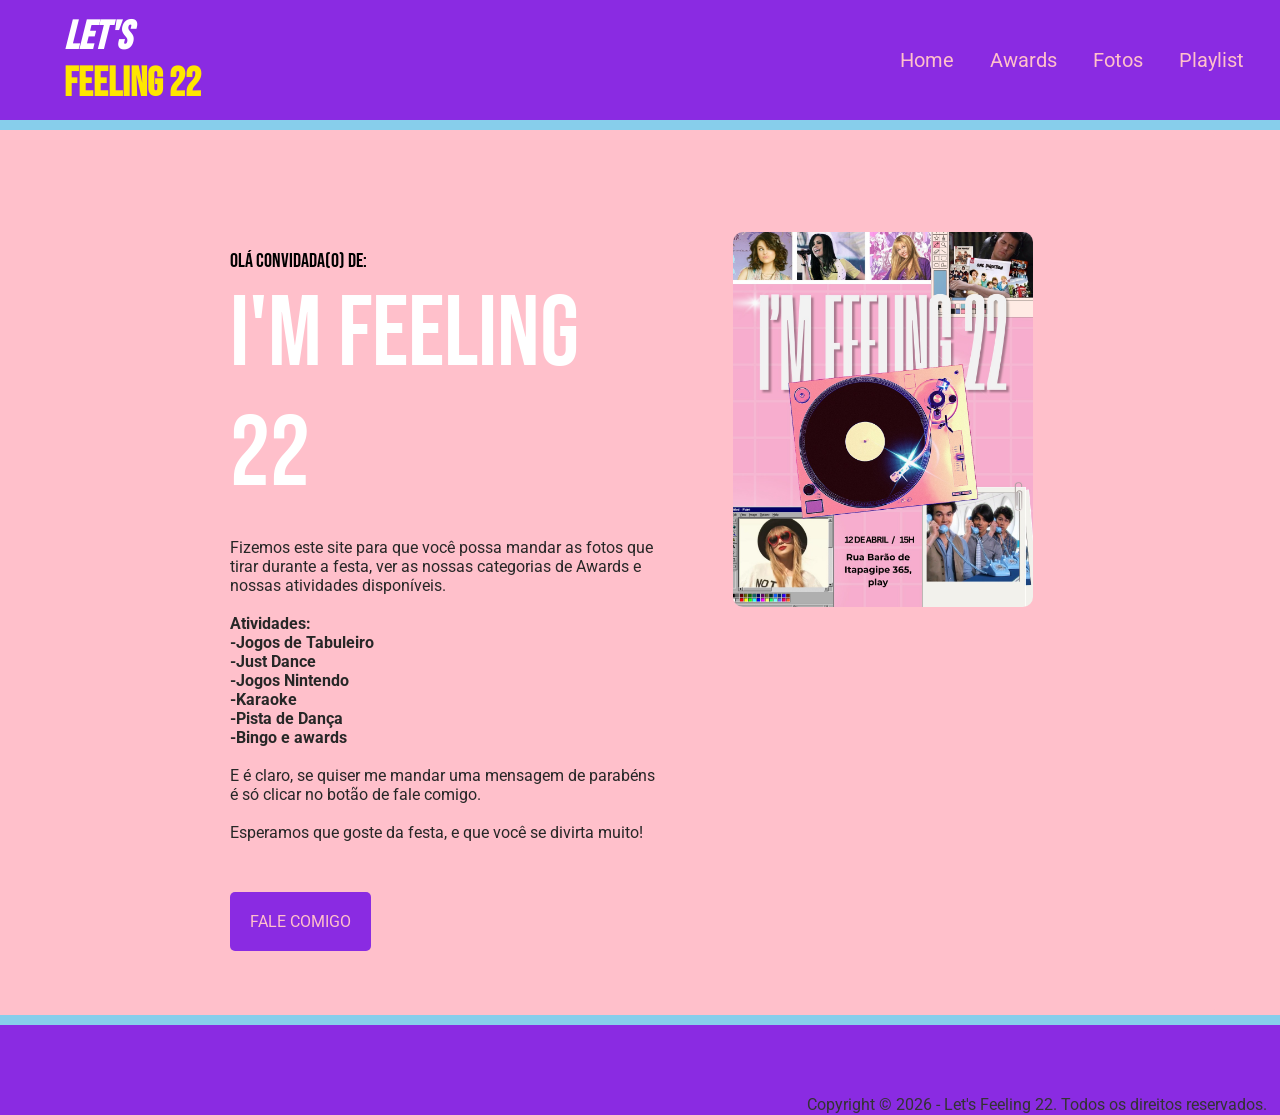
<file: index.html>
<!DOCTYPE html>
<html lang="pt-br">
<head>
    <meta charset="UTF-8">
    <meta name="viewport" content="width=device-width, initial-scale=1.0">
    <title>I'm Feeling 22</title>
    <link rel="icon" type="image/PNG" href="img/Logo22.png">
    <link rel="stylesheet" href="css/estilo.css">
</head>
<body>

    <header class="navbar">
        <div class="logo">
            <div class="logo1">
                <h1>Let's</h1> 
            </div>
            <div class="logo2">
                <h1>Feeling 22</h1>
            </div>
        </div> 

        <div class="menu">
            <a href="index.html">Home</a>
            <a href="awards.html">Awards</a>
            <a href="fotos.html">Fotos</a>
            <a href="playlist.html">Playlist</a>

        </div>
    </header>

    <section class="section_index">
        <div class="cabecalho">
            <h2 style="font-weight: 500; font-size: 20px; color: black; margin-top: -15px;">Olá convidada(o) de:</h2>
            <h2>I'M FEELING 22</h2>
            <p>
            Fizemos este site para que você possa mandar as fotos que tirar durante a festa, ver as nossas categorias
            de Awards e nossas atividades disponíveis.<br><br><strong>Atividades:<br>-Jogos de Tabuleiro<br>-Just Dance<br>
            -Jogos Nintendo<br>-Karaoke<br>-Pista de Dança<br>-Bingo e awards</strong><br><br>E é claro, se quiser me mandar uma mensagem de 
            parabéns é só clicar no botão de fale comigo.<br><br> Esperamos que goste da festa, e que você se divirta muito! <br><br>
            </p>
            <a href="formulario.html" class="contato">Fale Comigo</a>
        </div>

        <div class="img">
            <img src="img/convite.jpeg" style="width: 300px; border-radius: 10px;">
        </div>    
    </section>
    <footer class="footer">
        <p>Copyright © 2026 - Let's Feeling 22. Todos os direitos reservados.</p>
    </footer>
</body>
</html>
</file>
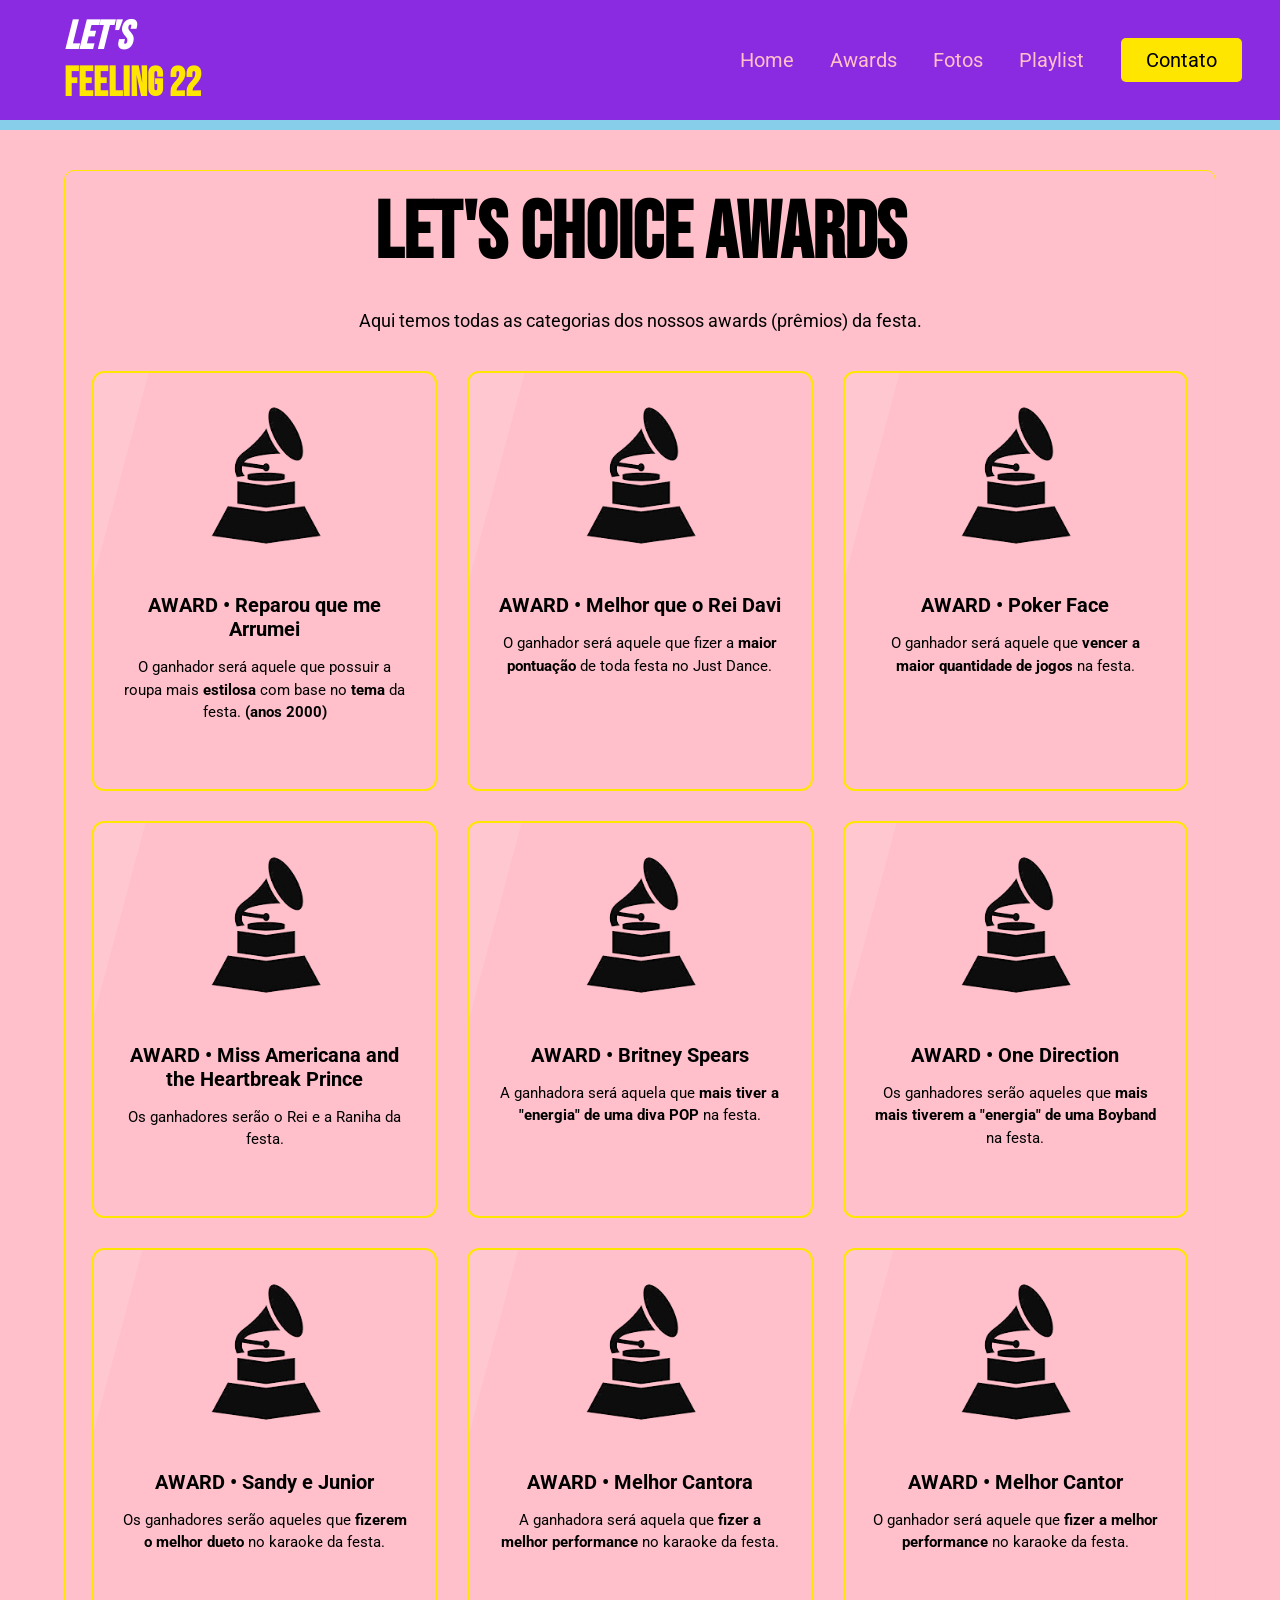
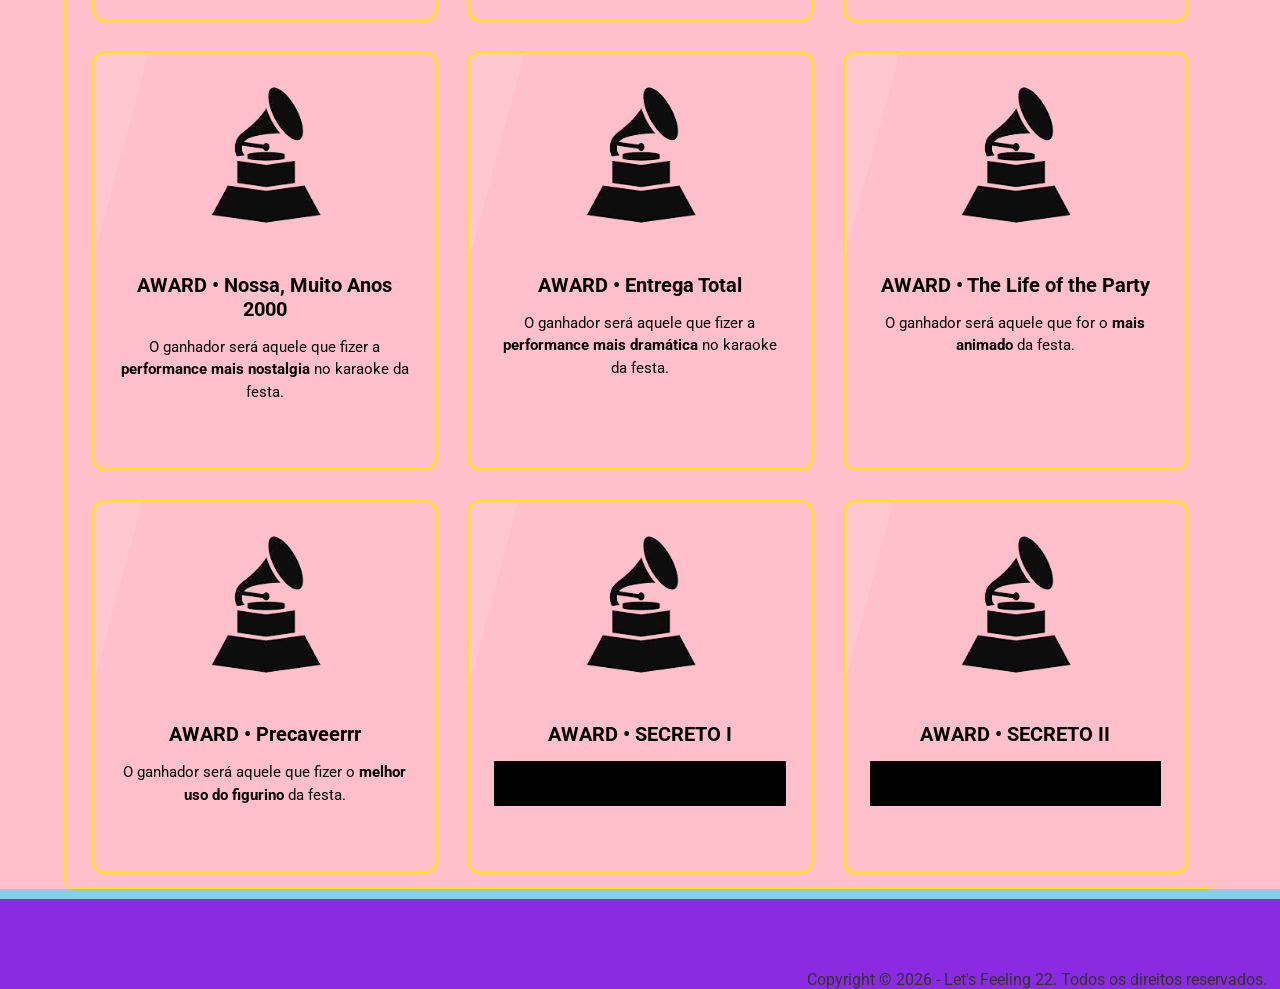
<file: awards.html>
<!DOCTYPE html>
<html lang="pt-br">
<head>
    <meta charset="UTF-8">
    <meta name="viewport" content="width=device-width, initial-scale=1.0">
    <title>Awards</title>
    <link rel="icon" type="image/PNG" href="img/Logo22.png">
    <link rel="stylesheet" href="css/estilo.css">
</head>
<body>
    
    <header class="navbar">
        <div class="logo">
            <div class="logo1">
                <h1>Let's</h1> 
            </div>
            <div class="logo2">
                <h1>Feeling 22</h1>
            </div>
        </div> 

        <div class="menu">
            <a href="index.html">Home</a>
            <a href="awards.html">Awards</a>
            <a href="fotos.html">Fotos</a>
            <a href="playlist.html">Playlist</a>
            <a id="botao" href="formulario.html">Contato</a>
        </div>
    </header>

  <section class="awards-playlist-section">
    <h3>LET'S CHOICE AWARDS</h3>
    <p>Aqui temos todas as categorias dos nossos awards (prêmios) da festa.</p>

    <div class="awards-playlist-grid">
        <div class="awards-playlist-card">
            <img class="awards-img" src="img/shadow_grammy.png">
            <h4>AWARD • Reparou que me Arrumei</h4>
            <p>O ganhador será aquele que possuir a roupa mais <strong>estilosa</strong> com base no <strong>tema</strong> da festa. <strong>(anos 2000)</strong></p>
        </div>

        <div class="awards-playlist-card">
            <img class="awards-img" src="img/shadow_grammy.png">
            <h4>AWARD • Melhor que o Rei Davi</h4>
            <p>O ganhador será aquele que fizer a <strong>maior pontuação</strong> de toda festa no Just Dance.</p>
        </div>

        <div class="awards-playlist-card">
            <img class="awards-img" src="img/shadow_grammy.png">
            <h4>AWARD • Poker Face</h4>
            <p>O ganhador será aquele que <strong>vencer a maior quantidade de jogos</strong> na festa.</p>
        </div>

        <div class="awards-playlist-card">
            <img class="awards-img" src="img/shadow_grammy.png">
            <h4>AWARD • Miss Americana and the Heartbreak Prince </h4>
            <p>Os ganhadores serão o Rei e a Raniha da festa.</p>
        </div>

        <div class="awards-playlist-card">
            <img class="awards-img" src="img/shadow_grammy.png">
            <h4>AWARD • Britney Spears</h4>
            <p>A ganhadora será aquela que <strong>mais tiver a "energia" de uma diva POP</strong> na festa.</p>
        </div>

        <div class="awards-playlist-card">
            <img class="awards-img" src="img/shadow_grammy.png">
            <h4>AWARD • One Direction</h4>
            <p>Os ganhadores serão aqueles que <strong>mais mais tiverem a "energia" de uma Boyband</strong> na festa.</p>
        </div>

        <div class="awards-playlist-card">
            <img class="awards-img" src="img/shadow_grammy.png">
            <h4>AWARD • Sandy e Junior</h4>
            <p>Os ganhadores serão aqueles que <strong>fizerem o melhor dueto</strong> no karaoke da festa.</p>
        </div>

        <div class="awards-playlist-card">
            <img class="awards-img" src="img/shadow_grammy.png">
            <h4>AWARD • Melhor Cantora</h4>
            <p>A ganhadora será aquela que <strong>fizer a melhor performance</strong> no karaoke da festa.</p>
        </div>

        <div class="awards-playlist-card">
            <img class="awards-img" src="img/shadow_grammy.png">
            <h4>AWARD • Melhor Cantor</h4>
            <p>O ganhador será aquele que <strong>fizer a melhor performance</strong> no karaoke da festa.</p>
        </div>

        <div class="awards-playlist-card">
            <img class="awards-img" src="img/shadow_grammy.png">
            <h4>AWARD • Nossa, Muito Anos 2000</h4>
            <p>O ganhador será aquele que fizer a <strong>performance mais nostalgia</strong> no karaoke da festa.</p>
        </div>

        <div class="awards-playlist-card">
            <img class="awards-img" src="img/shadow_grammy.png">
            <h4>AWARD • Entrega Total</h4>
            <p>O ganhador será aquele que fizer a <strong>performance mais dramática</strong> no karaoke da festa.</p>
        </div>

        <div class="awards-playlist-card">
            <img class="awards-img" src="img/shadow_grammy.png">
            <h4>AWARD • The Life of the Party</h4>
            <p>O ganhador será aquele que for o<strong> mais animado</strong> da festa.</p>
        </div>

        <div class="awards-playlist-card">
            <img class="awards-img" src="img/shadow_grammy.png">
            <h4>AWARD • Precaveerrr</h4>
            <p>O ganhador será aquele que fizer o <strong>melhor uso do figurino</strong> da festa.</p>
        </div>

        <div class="awards-playlist-card">
            <img class="awards-img" src="img/shadow_grammy.png">
            <h4>AWARD • SECRETO I</h4>
            <p style="background: black">Não adianta querer ver mudando a cor da letra não seu enxerido</p>
        </div>

        <div class="awards-playlist-card">
            <img class="awards-img" src="img/shadow_grammy.png">
            <h4>AWARD • SECRETO II </h4>
            <p style="background: black">Não adianta querer ver mudando a cor da letra não seu enxerido II</p>
        </div>
    </div>
  </section>
  <footer class="footer">
        <p>Copyright © 2026 - Let's Feeling 22. Todos os direitos reservados.</p>
    </footer>
</body>
</html>
</file>
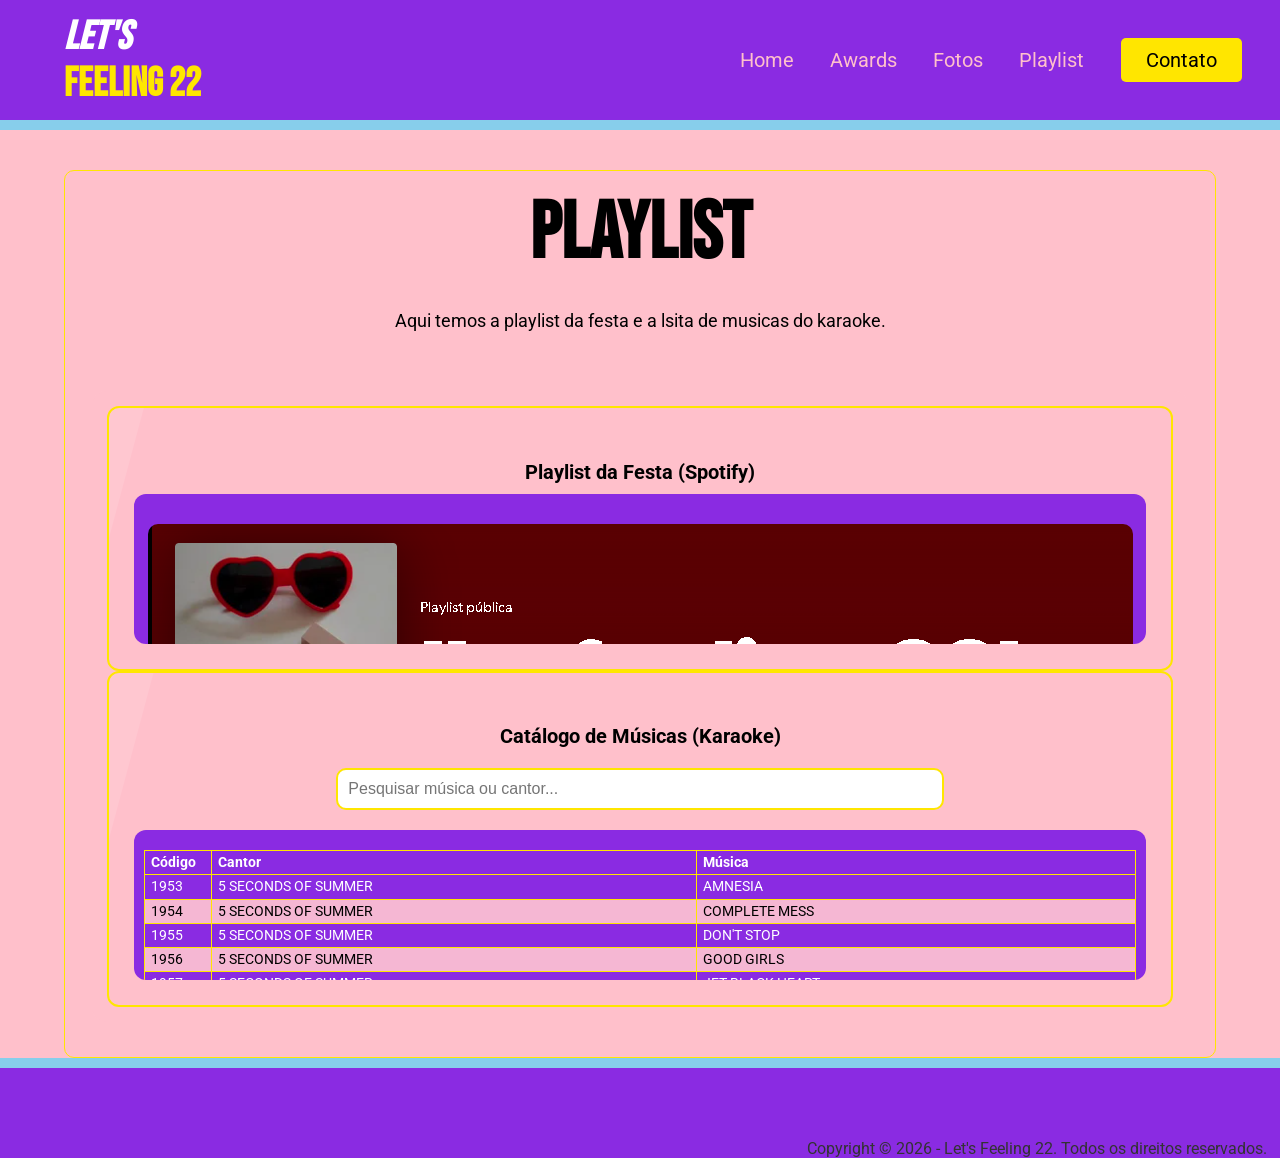
<file: playlist.html>
<!DOCTYPE html>
<html lang="pt-br">
<head>
    <meta charset="UTF-8">
    <meta name="viewport" content="width=device-width, initial-scale=1.0">
    <title>Playlist</title>
    <link rel="icon" type="image/PNG" href="img/Logo22.png">
    <link rel="stylesheet" href="css/estilo.css">

</head>
<body>
    
    <header class="navbar">
        <div class="logo">
            <div class="logo1">
                <h1>Let's</h1> 
            </div>
            <div class="logo2">
                <h1>Feeling 22</h1>
            </div>
        </div>

        <div class="menu">
            <a href="index.html">Home</a>
            <a href="awards.html">Awards</a>
            <a href="fotos.html">Fotos</a>
            <a href="playlist.html">Playlist</a>
            <a id="botao" href="formulario.html">Contato</a>
        </div>
    </header>

    <section class="awards-playlist-section">
        <h3>PLAYLIST</h3>
        <p>Aqui temos a playlist da festa e a lsita de musicas do karaoke.</p>

        <div class="comentario">

            <div class="awards-playlist-card">
                <h4>Playlist da Festa (Spotify)</h4>
            <div class="codigo-colapsado">
                <div style="display: flex; justify-content: center; align-items: center; margin-top: 20px;">
                    <a href="https://open.spotify.com/playlist/0a9Vx5aZrRpxVJFmXO3P38?si=LP0zbo6YQBCSmBFETL1e2w&pi=H-FTosfrQOCtT">
                        <img src="img/spotify.png" style="display: flex; flex-direction: column; border-radius: 10px;">
                    </a>
                </div>        
            </div>
            </div>

            <div class="awards-playlist-card">
                <h4>Catálogo de Músicas (Karaoke)</h4>
                <div class="barra-pesquisa">
                    <input 
                    type="text" 
                    id="pesquisa"
                    placeholder="Pesquisar música ou cantor..."
                    >
                </div>
                
            <div class="codigo-colapsado">
                <table class="tabela-musicas">
                    <thead>
                        <tr>
                            <th>Código</th>
                            <th>Cantor</th>
                            <th>Música</th>
                        </tr>
                    </thead>

                    <tbody id="catalogo">
                    </tbody>
                </table>
            </div>
            </div>
        </div>
    </section>
    <footer class="footer">
        <p>Copyright © 2026 - Let's Feeling 22. Todos os direitos reservados.</p>
    </footer>
    <script src="js/catalogo.js"></script>
    <script src="js/index.js"></script>
</body>
</html>
</file>
<file: css/estilo.css>
@import url('https://fonts.googleapis.com/css2?family=Lobster&family=Roboto:ital,wght@0,100..900;1,100..900&display=swap');
@import url('https://fonts.googleapis.com/css2?family=Gloria+Hallelujah&family=Montserrat:ital,wght@1,700&display=swap'); 
@import url('https://fonts.googleapis.com/css2?family=Bebas+Neue&display=swap');

* {
    box-sizing: border-box;
}

body {
    margin: 0;
    font-family: 'Roboto', sans-serif;
    background: #FFC0CB;
    color: #333;
}

.navbar {
    height: 130px;
    background: #8A2BE2;
    display: flex;
    flex-flow: row wrap;
    justify-content: center;
    align-items: center;
    border-bottom: 10px solid #87ceeb;
}

.logo {
    flex: 20%;
    text-align: left;
    margin-left: 5%;
}

.logo1 {
  font-family: "Bebas Neue", cursive;
  font-optical-sizing: auto;
  font-size: 20px;
  font-weight: 700;
  font-style: italic;
  Color: white;
  margin-bottom: 0;
}

.logo2 {
  font-family: "Bebas Neue", cursive;
  font-weight: 400;
  font-style: bold;
  font-size: 20px;
  color: #FFE600;
  margin-top: -2px;
}

.logo1, .logo2 {
 margin: 0;
  padding: 0;
  line-height: 0.5;  
}

.menu {

    flex: 70%;
    text-align: right;
    padding: 20px;
    font-style: bold;
}

.menu a {
    color: #FFC0CB;
    text-decoration: none;
    font-size: 20px;
    padding: 20px 16px;
}

.menu a:hover {
    color: #FFE600;
    border-top: 4px solid #FFE600;
}

#botao {
    background: #FFE600;
    padding: 10px 25px;
    color: black;
    border-radius: 5px;
    margin-right: 2%;
    margin-left: 2%;
}

#botao:hover {
    border: none;
    background: #87ceeb;
    color: #8A2BE2;
}

.header {
    display: flex;
    flex-flow: row wrap;
    height: 600px;
    background: #8A2BE2;;
}

.cabecalho {
    flex: 40%;
    margin-left: 10%;
    margin-top: 70px;
}

.cabecalho h2 {
    font-weight: 500;
    margin-top: -15px;
    font-family: "Bebas Neue", cursive;
    color:#FFFF;
     font-size: 100px;
}

.cabecalho p {
    color: #272727;
    text-align: left;
    margin-top: -60px;
}

.img {
    margin-right: 5%;
    flex: 40%;
    text-align: center;
    margin-top: 38px;
}

.contato {
    display: inline-block;
    background: #8A2BE2;
    padding: 20px;
    color: #FFC0CB;
    text-transform: uppercase;
    border-radius: 5px;
    text-decoration: none;
    margin-top: 15px;
}

.contato:hover {
    background: #87ceeb;
    color: #8A2BE2;
}

section {
    display: inline-block;
    margin-top: -20px;
    border-radius: 10px;
    margin-left: 5%;
    margin-right: 5%;
    height: auto;
    padding: 5%;
    text-align: center;
    background: #FFC0CB;
}

.section_index {
    display: flex;
    flex-flow: row wrap;
    margin-top: 0px;
    border-radius: 10px;
    margin-right: 5%;
    height: auto;
    padding: 5%;
    text-align: left;
    background: #FFC0CB;
}

section h3 {
    width: 100%;
    font-size: 30px;
    margin: 0;
    font-family: "Bebas Neue", cursive;
    font-weight: bold;
    color: black;
}

#agencia {
    font-family: 'Roboto', sans-serif;
    font-size: 15px;
    font-weight: 500;
    color: #555;
}

.secao {
    display: flex;
    margin-top: 40px;
    flex-direction: column;
    justify-content: center;
    align-items: center;
    text-align: center;
    min-height: 70vh;
    
}

.tipos-contato {
    display: flex;
    justify-content: center;
    align-items: center;
    gap: 20px;
    margin-top: 5%;
    flex-wrap: wrap;
}

.cartao {
    width: 200px;
    padding: 20px;
    border: 1px solid #FFE600;
    border-radius: 10px;
    cursor: pointer;
    min-height: 160px;
    text-align: center;
    color: #333;
    display: block;
    background: #00FFFF;
}

.texto-cartao {
    display: block;
}

.cartao-oculto {
    display: none;
}

.cartao:hover img {
    background: #f8ec7a;
    display: none;
}

.cartao:hover .texto-cartao {
    display: none;
}

.cartao:hover .cartao-oculto {
    display: block;
    color: black;
}

.formulario-wrapper {
     display: flex;
    margin-top: 40px;
    flex-direction: column;
    justify-content: center;
    align-items: center;
    text-align: center;
    min-height: 70vh;
}

.formulario {
    max-width: 450px;
    margin: 10px;
    padding: 20px;
    border: 2px solid #FFE600;
    border-radius: 10px;
    background: #87ceeb;
    text-align: center;
}

.formulario h3 {
    font-family: "Gloria Hallelujah", cursive;
    color: black;
    margin-bottom: 20px;
}

.formulario form {
    display: flex;
    flex-direction: column;
    gap: 15px;
    margin-bottom: 0;
}

.formulario input,
.formulario textarea {
    padding: 10px;
    border: 1px solid #FFE600;
    border-radius: 5px;
    font-size: 16px;
    width: 100%;
    background: #FFC0CB;
    color: #333;
}

.formulario button {
    background: #8A2BE2;
    color: white;
    padding: 12px;
    border: none;
    border-radius: 5px;
    cursor: pointer;
    font-size: 18px;
    margin-bottom: 0;
}

.formulario button:hover {
    background: black;
}

.sobre {
    border: 1px solid #FFE600;
    max-width: 900px;
    margin: 60px auto;
    padding: 0 20px;
    text-align: center;
    border-radius: 10px;
    background: #FFC0CB;
}

.titulo {
    font-family: "Bebas Neue", cursive;
    font-size: 32px;
    color: black;
    margin-bottom: 20px;
}

.sobre p {
    font-size: 16px;
    color: #1a1a1a;
    line-height: 1.6;
    margin-bottom: 15px;
}

.awards-playlist-section {
    padding: 15px 2.1%;
    text-align: center;
    display: flex;
    flex-direction: column;
    background: #FFC0CB;
    margin-top: 40px;
    border: 1px solid #FFE600;

}

.awards-playlist-section h3 {
    font-size: 80px;
    font-family: "Bebas Neue", cursive;
    color: black;
    margin-bottom: 10px;
}

.awards-playlist-section p {
    font-size: 18px;
    color: black;
    margin-bottom: 40px;
}

.awards-playlist-grid {
    display: grid;
    grid-template-columns: repeat(auto-fit, minmax(280px, 1fr));
    gap: 30px;
}

.awards-img {
    width: 200px;
    margin-bottom: 10px; 
    margin-left: 16%;
}

.awards-playlist-card {
    background: #FFC0CB;
    border: 2px solid #FFE600;
    border-radius: 12px;
    padding: 25px;
    text-align: left;
    transition: 0.3s;
    cursor: pointer;
    position: relative;
    overflow: hidden;
    color: black;
}

.awards-playlist-card:hover {
    background: #8A2BE2;
    color: white;
    transform: translateY(-6px) scale(1.02);
    box-shadow: 0 8px 18px rgba(0, 0, 0, 0.2);
    height: 100%;
}

.awards-playlist-card::before {
    content: "";
    position: absolute;
    top: 0;
    left: -100%;
    width: 100%;
    height: 100%;
    background: rgba(255, 255, 255, 0.1);
    transition: 0.5s;
    transform: skewX(-15deg);
}

.awards-playlist-card:hover::before {
    left: 100%;
}

.awards-playlist-card h4 {
    margin-bottom: 10px;
    color: inherit;
    font-size: 20px;
    text-align: center;
}

.awards-playlist-card p {
    font-size: 15px;
    line-height: 1.5;
    color: inherit;
    text-align: center;
}

.codigo-colapsado {
  max-height: 150px;   
  overflow: hidden;
  position: relative;
  cursor: pointer;
  font-family: "Roboto", sans-serif;
  font-size: 14px;
  background: #8A2BE2;
  color: white;
  padding: 10px;
  line-height: 0.8;
  border-radius: 12px;

}

.codigo-colapsado::after {
  content: "";
  position: absolute;
  bottom: 0;
  left: 0;
  height: 40px;
  background: linear-gradient(to top, #111, transparent);
}

.codigo-colapsado.expandido {
  max-height: none;
}

.codigo-colapsado.expandido::after {
  display: none;
}

.comentario { 
    background: #FFC0CB;
    border: none;
    border-radius: 15px;
    padding: 15px;
    margin: 20px 0;
}

.comentario strong { /* Dimensiona o texto dentro do comentário */
    display: inline-block;
    margin-bottom: 5px;
}

.tabela-musicas{
width:100%;
border-collapse:collapse;
margin-top:10px;
}

.tabela-musicas th,
.tabela-musicas td{
border:1px solid #FFE600;
padding:6px;
text-align:left;
}

.tabela-musicas th{
background:#8A2BE2;
color:white;
}

.tabela-musicas tr:nth-child(even){
background:#f5b7d3;
color: black;
}

.barra-pesquisa{
display:flex;
justify-content:center;
margin:20px 0;
}

#pesquisa{
width:60%;
padding:10px;
border-radius:10px;
border:2px solid #FFE600;
font-size:16px;
}

#galeria {
    display: flex;
    flex-wrap: wrap;
    justify-content: center;
    gap: 20px;
    margin: 30px auto;
    max-width: 1200px;
}

#galeria img,
#galeria video {
    width: 250px;
    height: 250px;
    object-fit: cover; /* mantém proporção da foto sem distorcer */
    border: 3px solid #FFE600;
    border-radius: 10px;
    transition: transform 0.3s, box-shadow 0.3s;
    cursor: pointer;
}

#galeria img:hover,
#galeria video:hover {
    transform: scale(1.05);
    box-shadow: 0 8px 20px rgba(0,0,0,0.3);
}

/* esconder input original */
#fileInput{
    display:none;
}

/* botão escolher arquivo */
.botao-arquivo{
    background: #FFC0CB;
    border: 2px solid #FFE600;
    border-radius: 12px;
    padding: 10px;
    text-align: center;
    transition: 0.3s;
    cursor: pointer;
    position: relative;
    overflow: hidden;
    color: black;
    font-weight: bold;
}

/* hover */
.botao-arquivo:hover{
    background: #8A2BE2;
    color: white;
    transform: translateY(-6px) scale(1.02);
    box-shadow: 0 8px 18px rgba(0, 0, 0, 0.2);
    height: 100%;
    font-weight: bold;
}

/* botão enviar */
#uploadBtn{
    background: #FFC0CB;
    border: 2px solid #FFE600;
    border-radius: 12px;
    padding: 10px;
    text-align: center;
    transition: 0.3s;
    cursor: pointer;
    position: relative;
    overflow: hidden;
    color: black;
    font-weight: bold;
    font-size: 16px; 
}

/* hover */
#uploadBtn:hover{
    background: #8A2BE2;
    color: white;
    transform: translateY(-6px) scale(1.02);
    box-shadow: 0 8px 18px rgba(0, 0, 0, 0.2);
    height: 100%;
    font-weight: bold;
}

/* Seção da galeria */
.secao-galeria {
    display: flex;
    flex-direction: column;
    background: #FFC0CB; /* mesmo fundo das seções */
    padding: 40px 10px;
    border: 2px solid #FFE600;
    border-radius: 15px;
    margin: 40px 5%;
    text-align: center;
}

.secao-galeria h3 {
    font-family: "Bebas Neue", cursive;
    color: black;
    font-size: 80px;
    margin-bottom: 20px;
}

#modal-foto {
    display: none; /* começa escondido */
    position: fixed;
    z-index: 9999;
    left: 0;
    top: 0;
    width: 100%;
    height: 100%;
    background: rgba(0,0,0,0.8);
    justify-content: center;
    align-items: center;
}

#modal-foto img {
    max-width: 90%;
    max-height: 90%;
    border-radius: 10px;
    box-shadow: 0 8px 20px rgba(0,0,0,0.5);
    transition: transform 0.3s;
}

#modal-foto img:hover {
    transform: scale(1.02);
}

#modal-foto .fechar {
    position: absolute;
    top: 20px;
    right: 30px;
    color: #fff;
    font-size: 40px;
    font-weight: bold;
    cursor: pointer;
}

.footer {
    height: 100px;
    background: #8A2BE2;
    display: flex;
    flex-flow: row wrap;
    justify-content: right;
    padding-bottom: -100px;
    padding-top: 70px;
    padding-right: 1%;
    align-content: center;
     border-top: 10px solid #87ceeb; 
}
</file>
